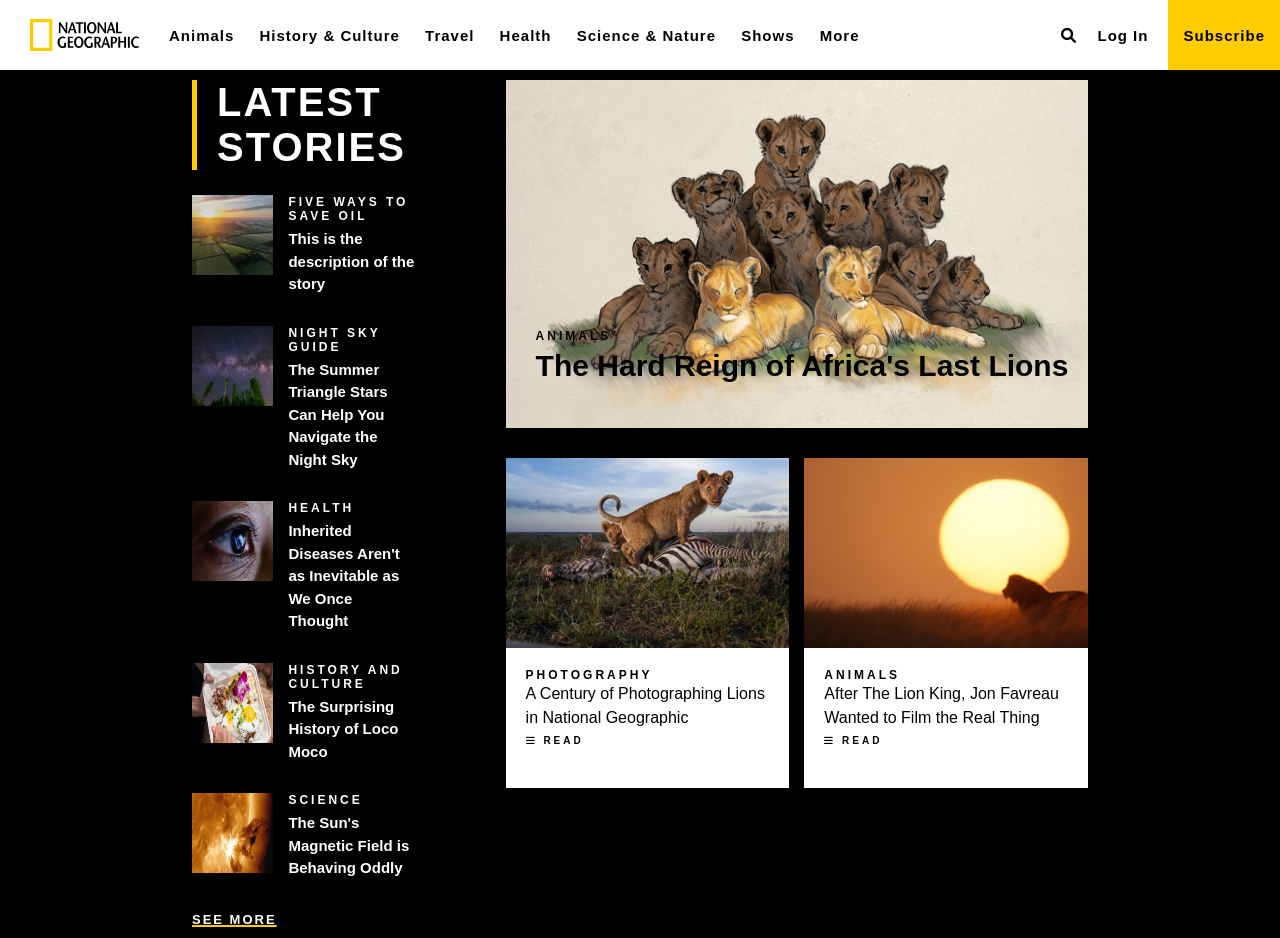
<file: MyNatGeo/index.html>
<!DOCTYPE html>
<html lang="en">
    <head>
        <meta charset="UTF-8">
        <meta name="viewport" content="width=device-width, initial-scale=1.0">
        <link rel="stylesheet" href="https://cdnjs.cloudflare.com/ajax/libs/font-awesome/6.0.0/css/all.min.css">
        <link rel="stylesheet" href="style.css">
        <title>National Geographic</title>
    </head>

    <body>

        <header class="site-init">

            <input type="checkbox" id="check-menu" class="hidden-checkbox">

            <div class="navigation">
                
                <label for="check-menu" class="ham-menu">
                    <i class="fa-solid fa-bars"></i>
                </label>

                <img src="redesign-logo.svg">
                <nav class="nav-links">
                    <a class="a-menu" href="#">Animals</a>
                    <a class="a-menu" href="#">History & Culture</a>
                    <a class="a-menu" href="#">Travel</a>
                    <a class="a-menu" href="#">Health</a>
                    <a class="a-menu" href="#">Science & Nature</a>
                    <a class="a-menu" href="#">Shows</a>
                    <a class="a-menu" href="#">More</a>
                </nav>
            </div>
            
            <nav class="nav-login">
                <a href="#"> <i class="fa-solid fa-magnifying-glass"></i> </a>
                <a href="#" class="a-login">Log In</a>
                <a href="#" class="subscribe">Subscribe</a>
            </nav>

            <div class="menu-responsive">
                <a href="#">Animals</a>
                <a href="#">History & Culture</a>
                <a href="#">Travel</a>
                <a href="#">Health</a>
                <a href="#">Science & Nature</a>
                <a href="#">Shows</a>
                <a href="#">More</a>
                
                <div class="tablet-buttons">
                    <a href="#" class="btn-sub-cel">SUBSCRIBE</a>
                    <a href="#" class="btn-log-cel">LOG IN</a>
                </div>
            </div>

        </header>

        <main class="container">
            
            <section class="news-container">
                <div class="main-news">
                    <img src="lions.avif">
                    <div class="main-news-text">
                        <h3>Animals</h3>
                        <p>The Hard Reign of Africa's Last Lions</p>
                    </div>
                </div>

                <div class="secondary-news-container">

                    <div class="secondary-news">
                        <img src="lionzeebra.jpg">
                        <!-- <img src="sun.avif"> -->
                        <div class="secondary-news-text">
                            <h3>Photography</h3>
                            <p>A Century of Photographing Lions in National Geographic</p>
                            <a href="#" class="btn-read"> <i class="fa-solid fa-bars"></i> READ</a>
                        </div>
                    </div>

                    <div class="secondary-news">
                        <img src="sun.avif">
                        <div class="secondary-news-text">
                            <h3>Animals</h3>
                            <p>After The Lion King, Jon Favreau Wanted to Film the Real Thing</p>
                            <a href="#" class="btn-read"> <i class="fa-solid fa-bars"></i> READ</a>
                        </div>
                    </div>
                    
                </div>

            </section>

            <section class="latest-stories-container">
                <h2 class="latest-stories-title">Latest<br> Stories</h2>

                <div class="todays-pick">
                    <div class="todays-pick-img">
                        <img src="soil.jpg">
                    </div>
                    <div class="todays-pick-text">
                        <h3>Five ways to save oil</h3>
                        <p>This is the description of the story</p>
                    </div>
                </div>

                <div class="todays-pick">
                    <div class="todays-pick-img">
                        <img src="summer-triangle.jpg">
                    </div>
                    <div class="todays-pick-text">
                        <h3>Night Sky Guide</h3>
                        <p>The Summer Triangle Stars Can Help You Navigate the Night Sky</p>
                    </div>
                </div>

                <div class="todays-pick">
                    <div class="todays-pick-img">
                        <img src="eye.avif">
                    </div>
                    <div class="todays-pick-text">
                        <h3>Health</h3>
                        <p>Inherited Diseases Aren't as Inevitable as We Once Thought</p>
                    </div>
                </div>

                <div class="todays-pick">
                    <div class="todays-pick-img">
                        <img src="locomoco.avif">
                    </div>
                    <div class="todays-pick-text">
                        <h3>History And Culture</h3>
                        <p>The Surprising History of Loco Moco</p>
                    </div>
                </div>

                <div class="todays-pick">
                    <div class="todays-pick-img">
                        <img src="sun2.jpg">
                    </div>
                    <div class="todays-pick-text">
                        <h3>Science</h3>
                        <p>The Sun's Magnetic Field is Behaving Oddly</p>
                    </div>
                </div>

                <a href="#" class="see-more">See more</a>

            </section>

        </main>

    </body>
</html>
</file>
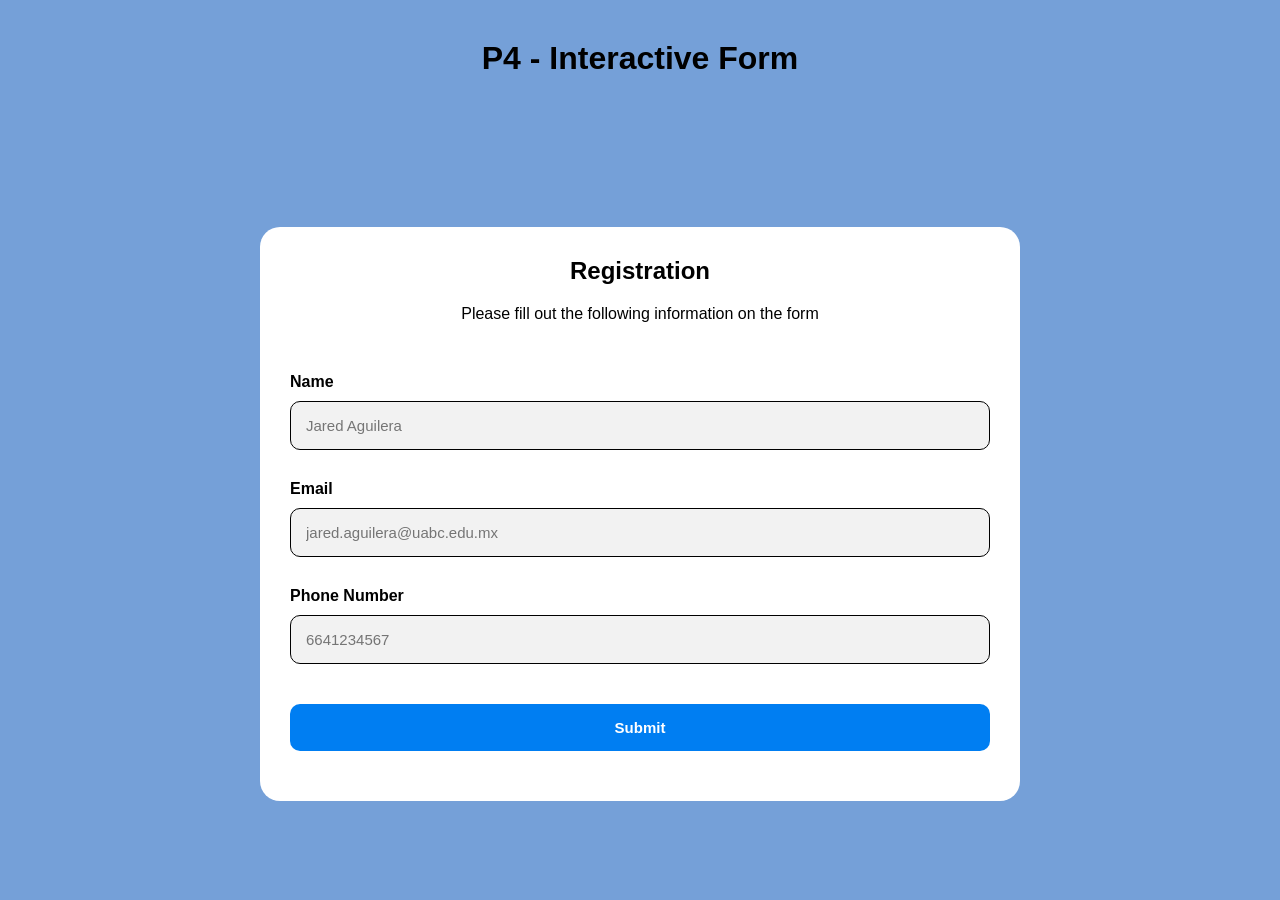
<file: P4-InteractiveForm/index.html>
<!DOCTYPE html>
<html lang="en">
<head>
    <meta charset="UTF-8">
    <meta name="viewport" content="width=device-width, initial-scale=1.0">
    <link rel="stylesheet" href="style.css">
    <title>P4 - Interactive Form</title>
</head>
<body>

    <header>
        <h1>P4 - Interactive Form</h1>
    </header>

    <main class="container">

        <div class="form-title">
            <h2>Registration</h2>
            <p>Please fill out the following information on the form</p>
        </div>

        <div class="form-fields">

            <div class="inp-field">
                <label>Name</label>
                <input type="text" placeholder="Jared Aguilera" id="txtName">
                <span class="error-message" id="errorName"></span>
            </div>

            <div class="inp-field">
                <label>Email</label>
                <input type="text" placeholder="jared.aguilera@uabc.edu.mx" id="txtEmail">
                <span class="error-message" id="errorEmail"></span>
            </div>

            <div class="inp-field">
                <label>Phone Number</label>
                <input type="text" placeholder="6641234567" id="txtPhoneNum">
                <span class="error-message" id="errorPhoneNum"></span>
            </div>

            <button class="btnSubmit" id="btnSubmit">Submit</button>
            <span class="successful-message" id="successfulMessage"></span>

        </div>


    </main>
    
    <script src = "script.js"></script>
</body>
</html>
</file>
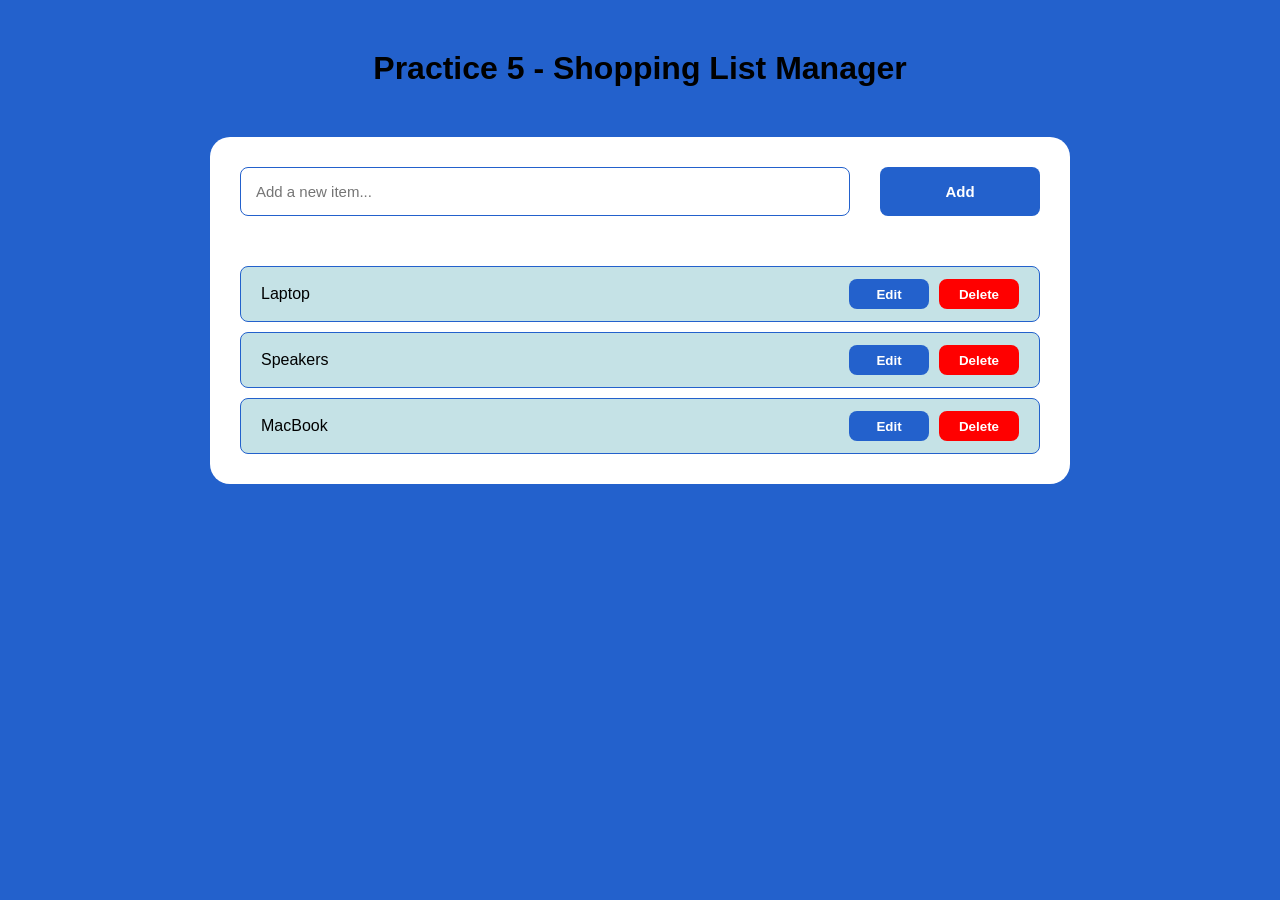
<file: P5-ShoppingListManager/index.html>
<!DOCTYPE html>
<html lang="en">
<head>
    <meta charset="UTF-8">
    <meta name="viewport" content="width=device-width, initial-scale=1.0">
    <link rel="stylesheet" href="style.css">
    <title>Practice 5: Shopping List Manager</title>
</head>
<body>

    <header>
        <h1>Practice 5 -  Shopping List Manager </h1>
    </header>

    <main class="container">

        <div class="insert-area">
            <input type="text" id="txtItem" placeholder="Add a new item...">
            <button class="btn btn-secondary" id="btnAdd">Add</button>
        </div>

        <ul class="list-group" id="itemList">
        </ul>

    </main>
    
    <script src="script.js"></script>
</body>
</html>
</file>
<file: MyNatGeo/style.css>
/* globals */

*{
    padding: 0;
    margin: 0;
}

body{
    font-family: Arial, "Helvetica Neue", Helvetica, sans-serif;
    background-color: black;
}

img{
    max-width: 100%;
}

p{
    line-height: 1.5;
}

a{
    color: black;
    text-decoration: none;
}

h3{
    text-transform: uppercase;
    font-size: 12px;
    letter-spacing: 3px;
}

h3:hover{
    text-decoration: underline;
    cursor: pointer;
}

/* utilities */
.btn-read{
    text-transform: uppercase;
    font-size: 10px;
    font-weight: bold;
    letter-spacing: 3px;
}

/* headers */

.site-init{
    display: flex;
    justify-content: space-between;
    height: 70px;
    align-items: center;
    background-color: white;
    font-size: 15px;
    font-weight: bold;
    letter-spacing: 1px;



}

.hidden-checkbox {
    display: none;
}

.menu-responsive{
    display: none;
}



.site-init a.subscribe{
    background-color: #ffcc00;
    height: 100%;
    display: flex;
    align-items: center;
    padding: 0 15px;
    margin-right: 0;
    transition: background-color 0.3s ease, color 0.3s ease;
}

a.subscribe:hover{
    background: #000;
    color: white;
}


.navigation{
    display: flex;
    align-items: center;
    font-weight: bold;
}

.navigation img {
    margin-right: 30px;
    margin-left: 30px;
}

.nav-login{
    height: 100%;
    display: flex;
    align-items: center;
}

.site-init a{
    margin-right: 20px;
}

.a-menu {
    color: black;
    padding-bottom: 23px;
    border-bottom: 5px solid transparent;
}

.a-menu:hover{
    color: gray;
    border-bottom: 5px solid #ffcc00;
}

.a-login:hover{
    color: gray;
}


/* main */

main{
    display: flex;
    flex-direction: row-reverse;
    color: white;
    justify-content: space-between;

}

.container{
    width: 70%;
    margin: 10px auto;

}

/* news */
.news-container{
    width: 65%;
}

.main-news {
    position: relative;
    overflow: hidden;
}

.main-news img {
    width: 100%;
    display: block;
    transition: transform 0.4s ease;
}

.main-news-text{
    position: absolute;
    bottom: 40px;
    left: 30px;
    color: black;
}

.main-news-text p{
    font-size: 30px;
    font-weight: bold;
}

.secondary-news-container{
    display: flex;
    gap: 15px; 
    margin-top: 30px;

}

.secondary-news {
    flex: 1;
    display: flex;
    flex-direction: column;
    overflow: hidden;
}

.secondary-news img {
    width: 100%;
    aspect-ratio: 3 / 2; 
    object-fit: cover; 
    transition: transform 0.4s ease;
}

.secondary-news-text{
    background-color: white;
    color: black;
    padding: 20px;
    height: 100px;
    position: relative;
    z-index: 1;
}

.main-news:hover img {
    transform: scale(1.15);
}

.secondary-news:hover img {
    transform: scale(1.15);
}


/* todays */
.latest-stories-container{
    width: 25%;
}

.latest-stories-container h2 {
    text-transform: uppercase;
    font-size: 40px;
    letter-spacing: 2px;
    margin-bottom: 25px; 
}

.latest-stories-title {
    border-left: 5px solid #ffcc00;
    padding-left: 20px;
}

.todays-pick{
    display: flex;
    justify-content: flex-start;
    gap: 15px;
    margin-bottom: 30px;
}

.todays-pick-text h3 {
    margin-bottom: 5px;
}

.todays-pick-text p:hover{
    text-decoration: underline;
    cursor: pointer;
}

.todays-pick-text p {
    font-weight: bold; 
    font-size: 15px; 
}

.todays-pick-img img{
    width: 100px;
    height: 80px;
}

.todays-pick-text{
    width: 70%;
}

.see-more{
    color: white;
    text-transform: uppercase;
    font-weight: bold;
    font-size: 13px;
    letter-spacing: 2px;
    text-decoration: underline;
    text-decoration-color: #ffcc00;
    text-decoration-thickness: 2px;
    transition: background-color 0.3s ease, color 0.3s ease;
}

.see-more:hover{
    color: black;
    background-color: #ffcc00;
}

.ham-menu {
    display: none;
}

/* table view */
@media (max-width: 1100px) {
    .nav-links, .a-login, .site-init a.subscribe {
        display: none;
    }

    .site-init {
        justify-content: center;
        position: relative;
    }

    .ham-menu {
        display: block;
        font-size: 22px;
        cursor: pointer;
        position: absolute;
        left: 20px;
    }

    .fa-magnifying-glass{
        display: block;
        font-size: 22px;
        cursor: pointer;
        position: absolute;
        right: 20px;
        top: 28px;
    }

    .navigation img {
        margin: 0;
    }

    .container {
        width: 95%;
    }

    main {
        flex-direction: column;
        gap: 50px; 
    }

    .news-container, .latest-stories-container {
        width: 100%;
    }

    .latest-stories-title br {
        display: none;
    }

    .menu-responsive{
        display: none;
        flex-direction: column;
        background-color: white;
        position: absolute;
        top: 70px;
        left: 0;
        width: 100%;
        height: 100vh;
        padding: 0 20px 20px 20px;
        box-sizing: border-box;
        z-index: 100;
    }

    .hidden-checkbox:checked ~ .menu-responsive {
        display: flex;
    }

    .menu-responsive > a {
        color: black;
        font-weight: bold;
        padding: 40px 0;
        border-bottom: 1px solid gray;
    }

    .tablet-buttons {
        display: flex;
        gap: 10px;
        margin-top: 20px;
    }

    .tablet-buttons a {
        flex: 1;
        text-align: center;
        padding: 15px 0;
        font-weight: bold;
        border: 2px solid black;
    }

    .btn-sub-cel {
        background-color: #ffcc00;
        border: 2px solid #ffcc00 !important;
    }
}
</file>
<file: P4-InteractiveForm/style.css>
*{
    padding: 0;
    margin: 0;
}

body{
    font-family: 'Segoe UI', Tahoma, Geneva, Verdana, sans-serif;
    background-color: #75A0D8;
    display: flex;
    flex-direction: column;
    justify-content: center;
    align-items: center;
    min-height: 100vh;
    gap: 50px;
}

header{
    text-align: center;
    padding-top: 40px;
}

.container{
    background-color: #FFFFFF;
    width: 90%;
    max-width: 700px;
    padding: 30px;
    border-radius: 20px;
    margin: auto 0;
}

.form-title{
    text-align-last: center;
    padding-bottom: 50px;
}

.form-title h2{
    margin-bottom: 20px;
}

.inp-field{
    margin-bottom: 30px;
}

.inp-field label {
    display: block;
    font-weight: bold;
    margin-bottom: 10px;
}

.inp-field input {
    width: 100%;
    box-sizing: border-box;
    padding: 15px 15px;
    background-color: #F2F2F2;
    border: 1px solid black;
    border-radius: 10px ;
    font-size: 15px;
    outline: none;
}

.btnSubmit{
    width: 100%;
    padding: 15px;
    color: #fff;
    background-color: #007EF2;
    border: none;
    border-radius: 10px;
    font-size: 15px;
    font-weight: bold;
    cursor: pointer;
    margin-top: 10px;
}

.btnSubmit:hover{
    background-color: #0056b3;
}

.error-message {
    color: red;
    font-weight: bold;
}

.successful-message {
    display: flex;
    justify-content: center;
    padding-top: 20px;
    color: green;
    font-weight: bold;
    font-size: 20px;
    text-transform: capitalize;
}
</file>
<file: P5-ShoppingListManager/style.css>
* {
    margin: 0;
    padding: 0;
}

body {
    background-color: #2361CC;
    font-family: Arial, "Helvetica Neue", Helvetica, sans-serif;
    display: flex;
    flex-direction: column;
    align-items: center;
    gap: 50px;
}

header{
    padding-top: 50px;
}

.container{
    background-color: white;
    width: 80%;
    max-width: 800px;
    /* height: 100px; */
    border-radius: 20px;
    display: flex;
    flex-direction: column;
    justify-content: center;
    padding: 30px;
    gap: 50px;
}

.insert-area {
    display: flex;
    width: 100%;
    gap: 30px;
    /* height: 50px; */
}


.insert-area input {
    /* width: 80%; */
    flex: 1;
    border: 1.5px solid #2361CC;
    border-radius: 8px;
    padding: 15px 15px;
    outline: none;
    font-size: 15px;
}

.insert-area button {
    width: 20%;
    background-color: #2361CC;
    color: white;
    font-size: 15px;
    font-weight: bold;
    border: none;
    border-radius: 8px;
    padding: 15px 15px;
    cursor: pointer;
}

.list-group {
    color: black;
    display: flex;
    flex-direction: column;
    gap: 10px;
}

.list-group li {
    display: flex;
    padding: 12px 20px;
    align-items: center;
    border-radius: 8px;
    background-color: #C5E2E6;
    border: 1px solid #2361CC;

}

.list-group li span{
    flex: 1;
}

.list-group li button{
    width: 80px;
    height: 30px;
    color: white;
    border: none;
    border-radius: 8px;
    font-weight: bold;
    cursor: pointer;
}

.btn-edit{
    background-color: #2361CC;
    
}

.btn-delete{
    background-color: red;
    margin-left: 10px;
}
</file>
